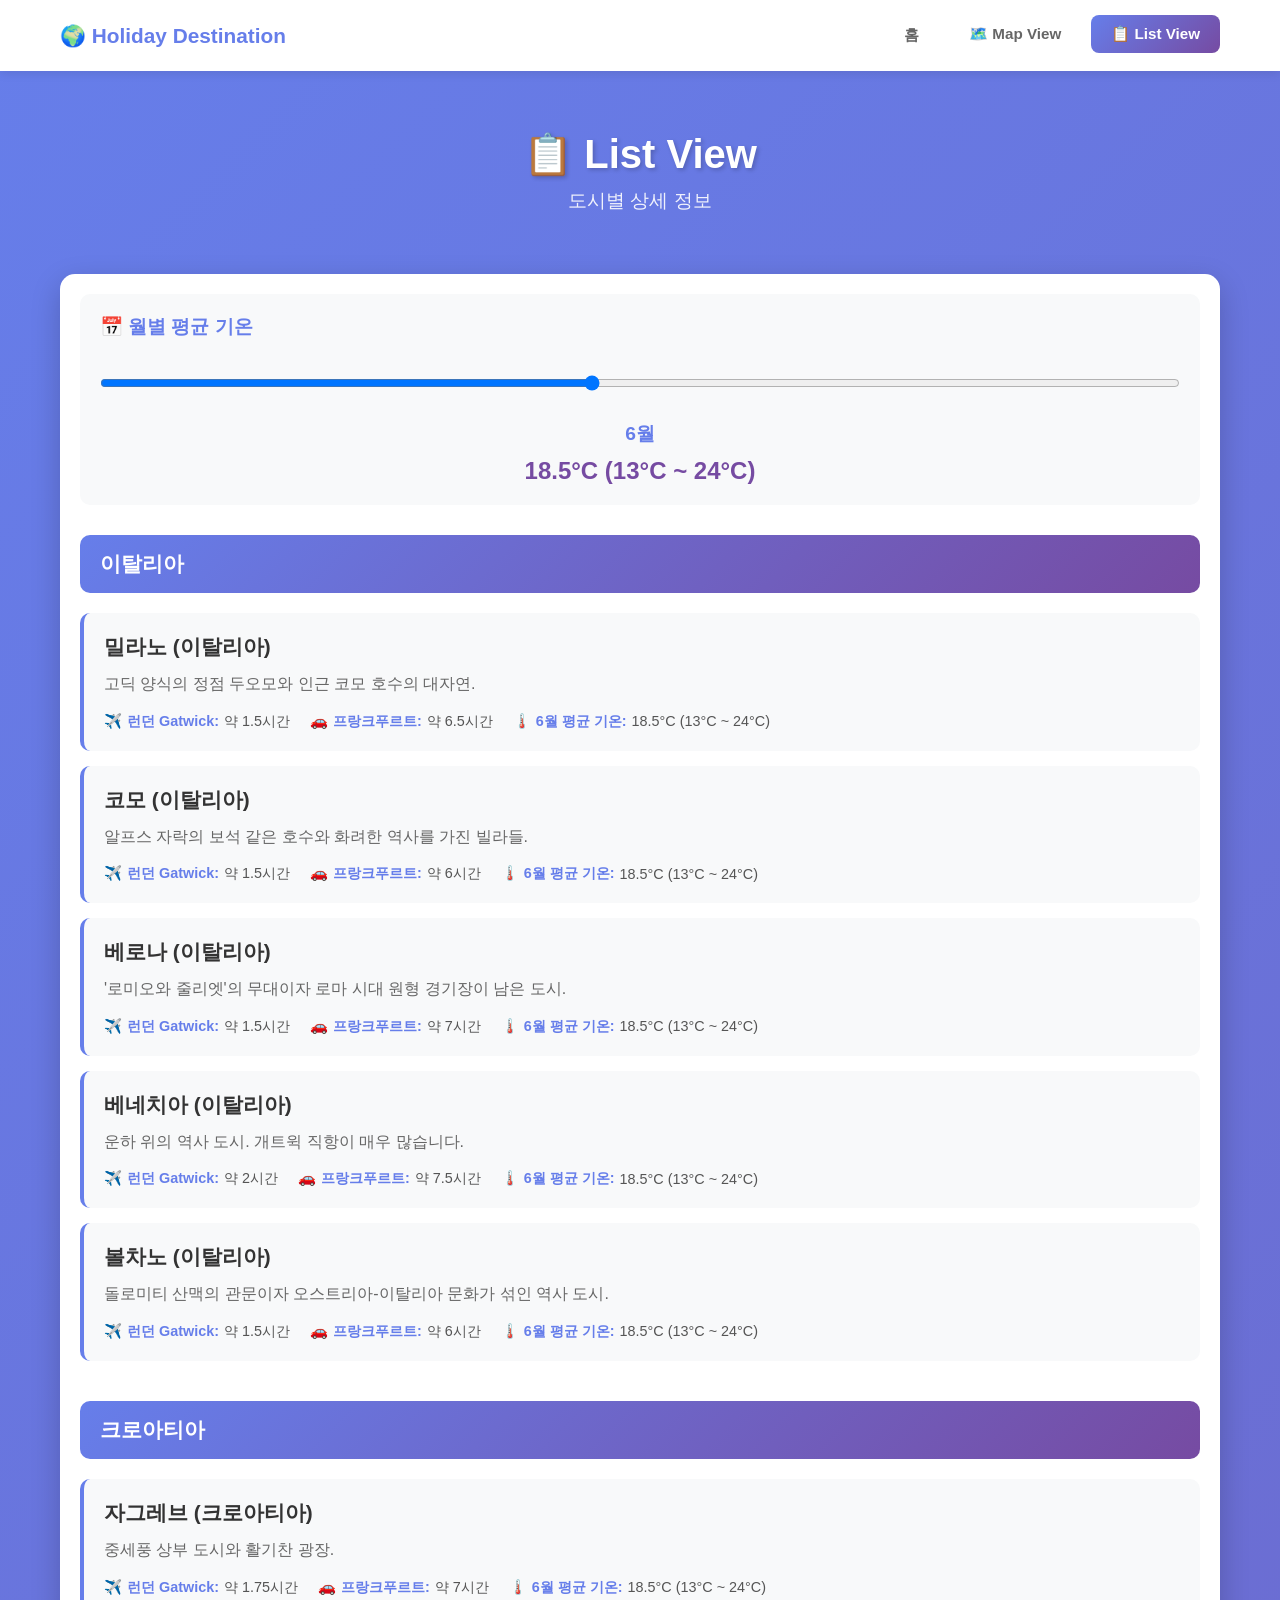
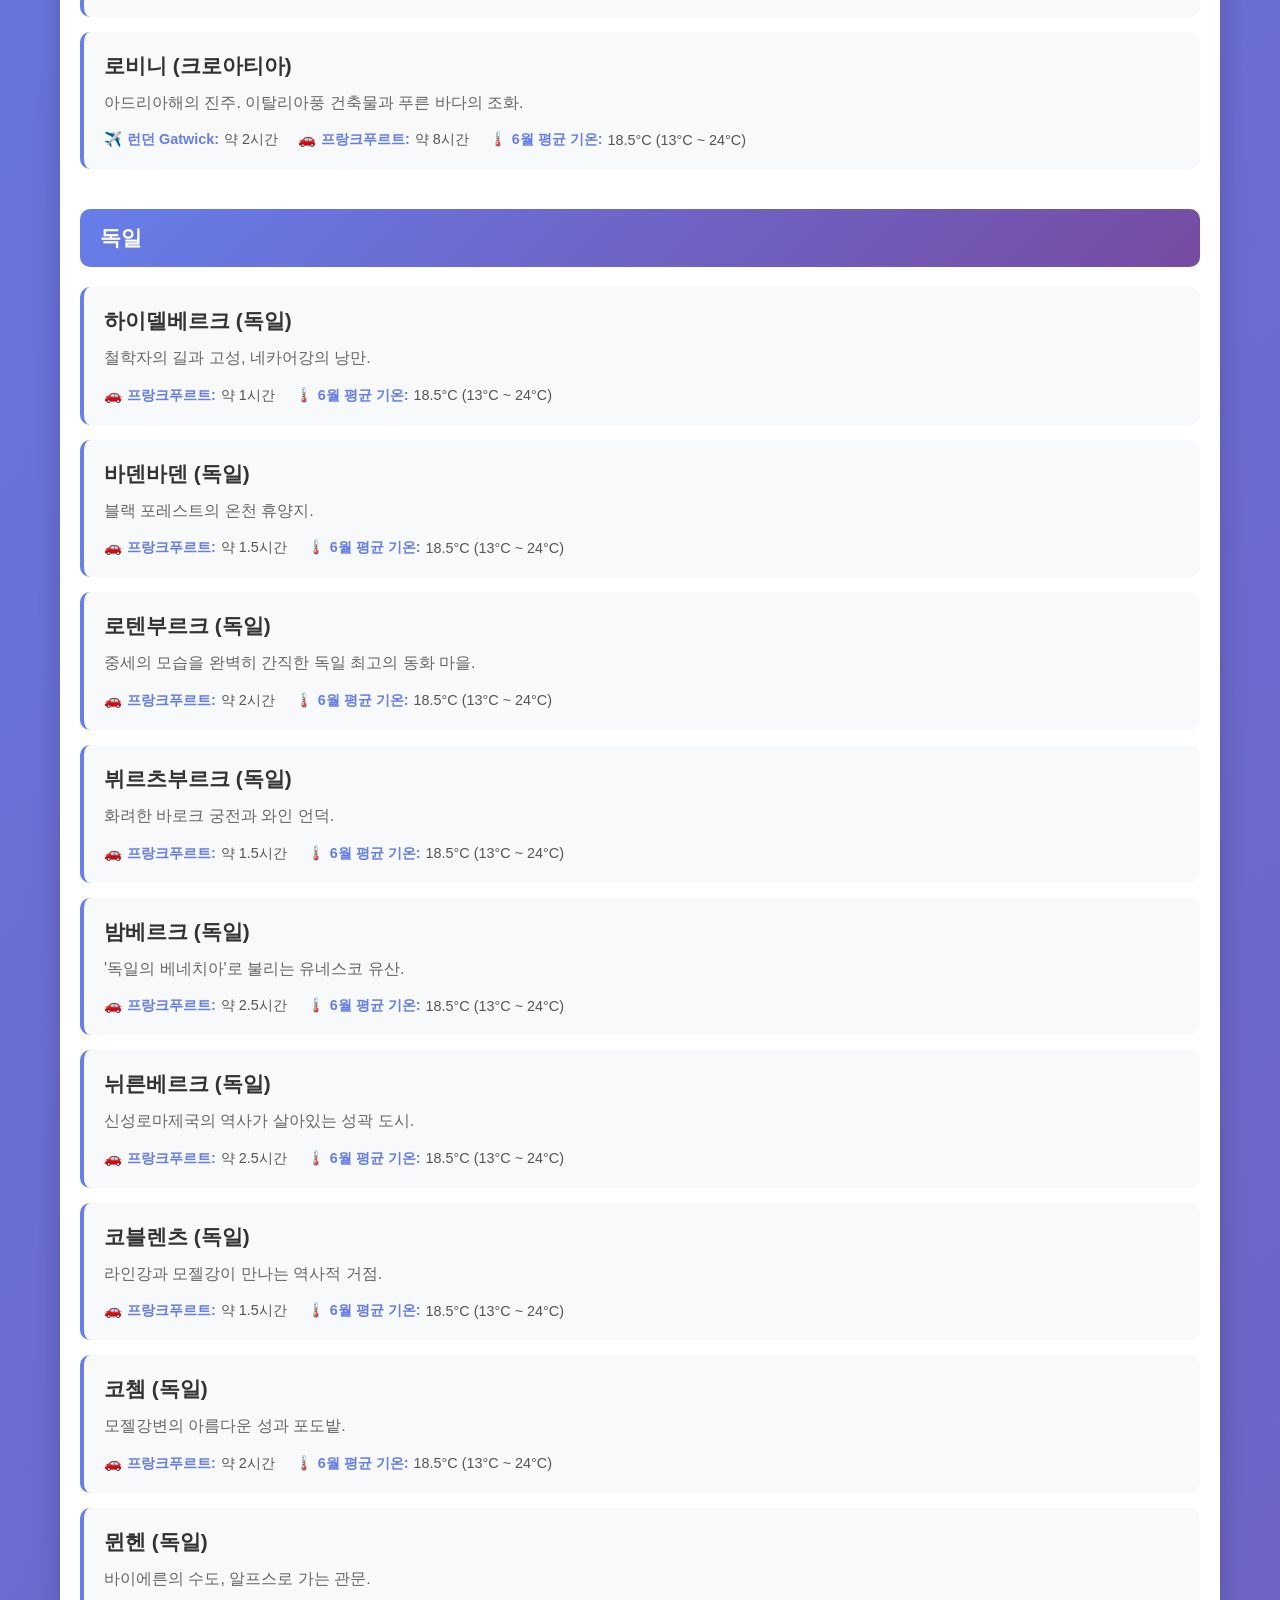
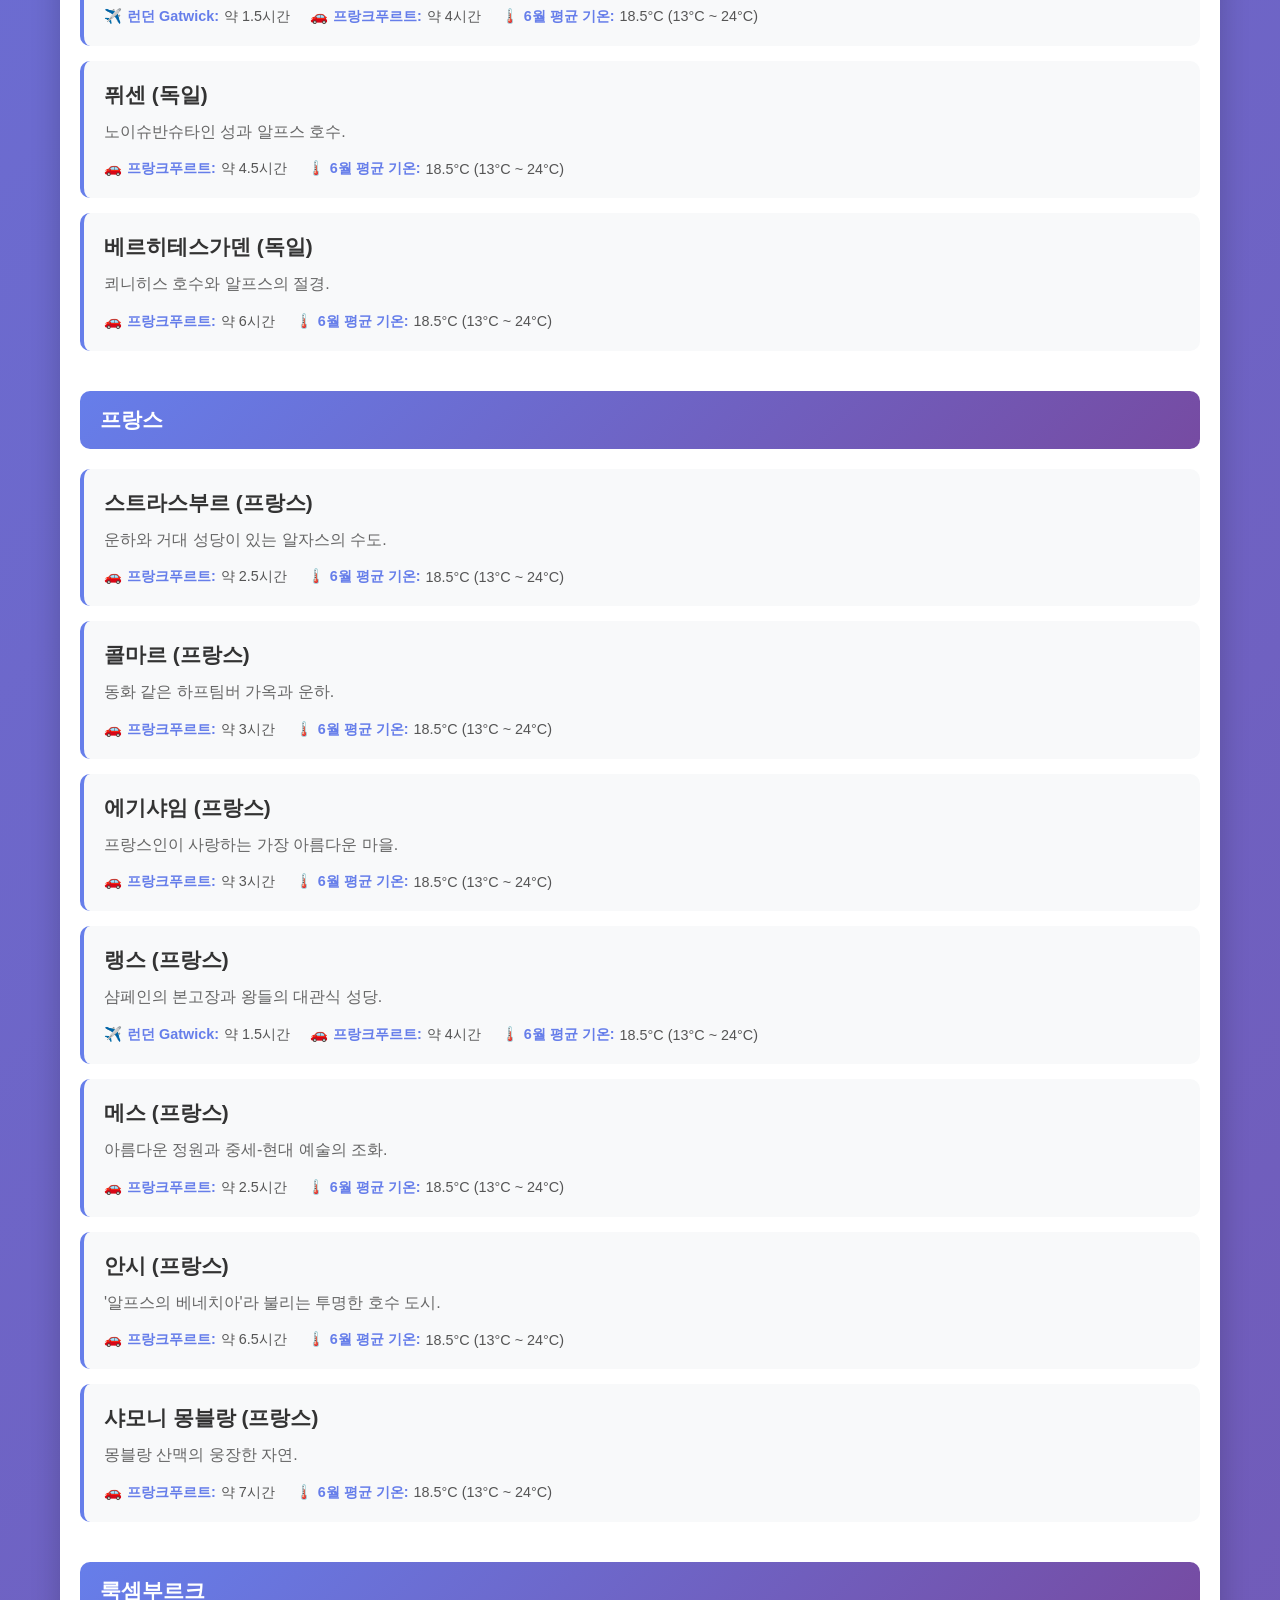
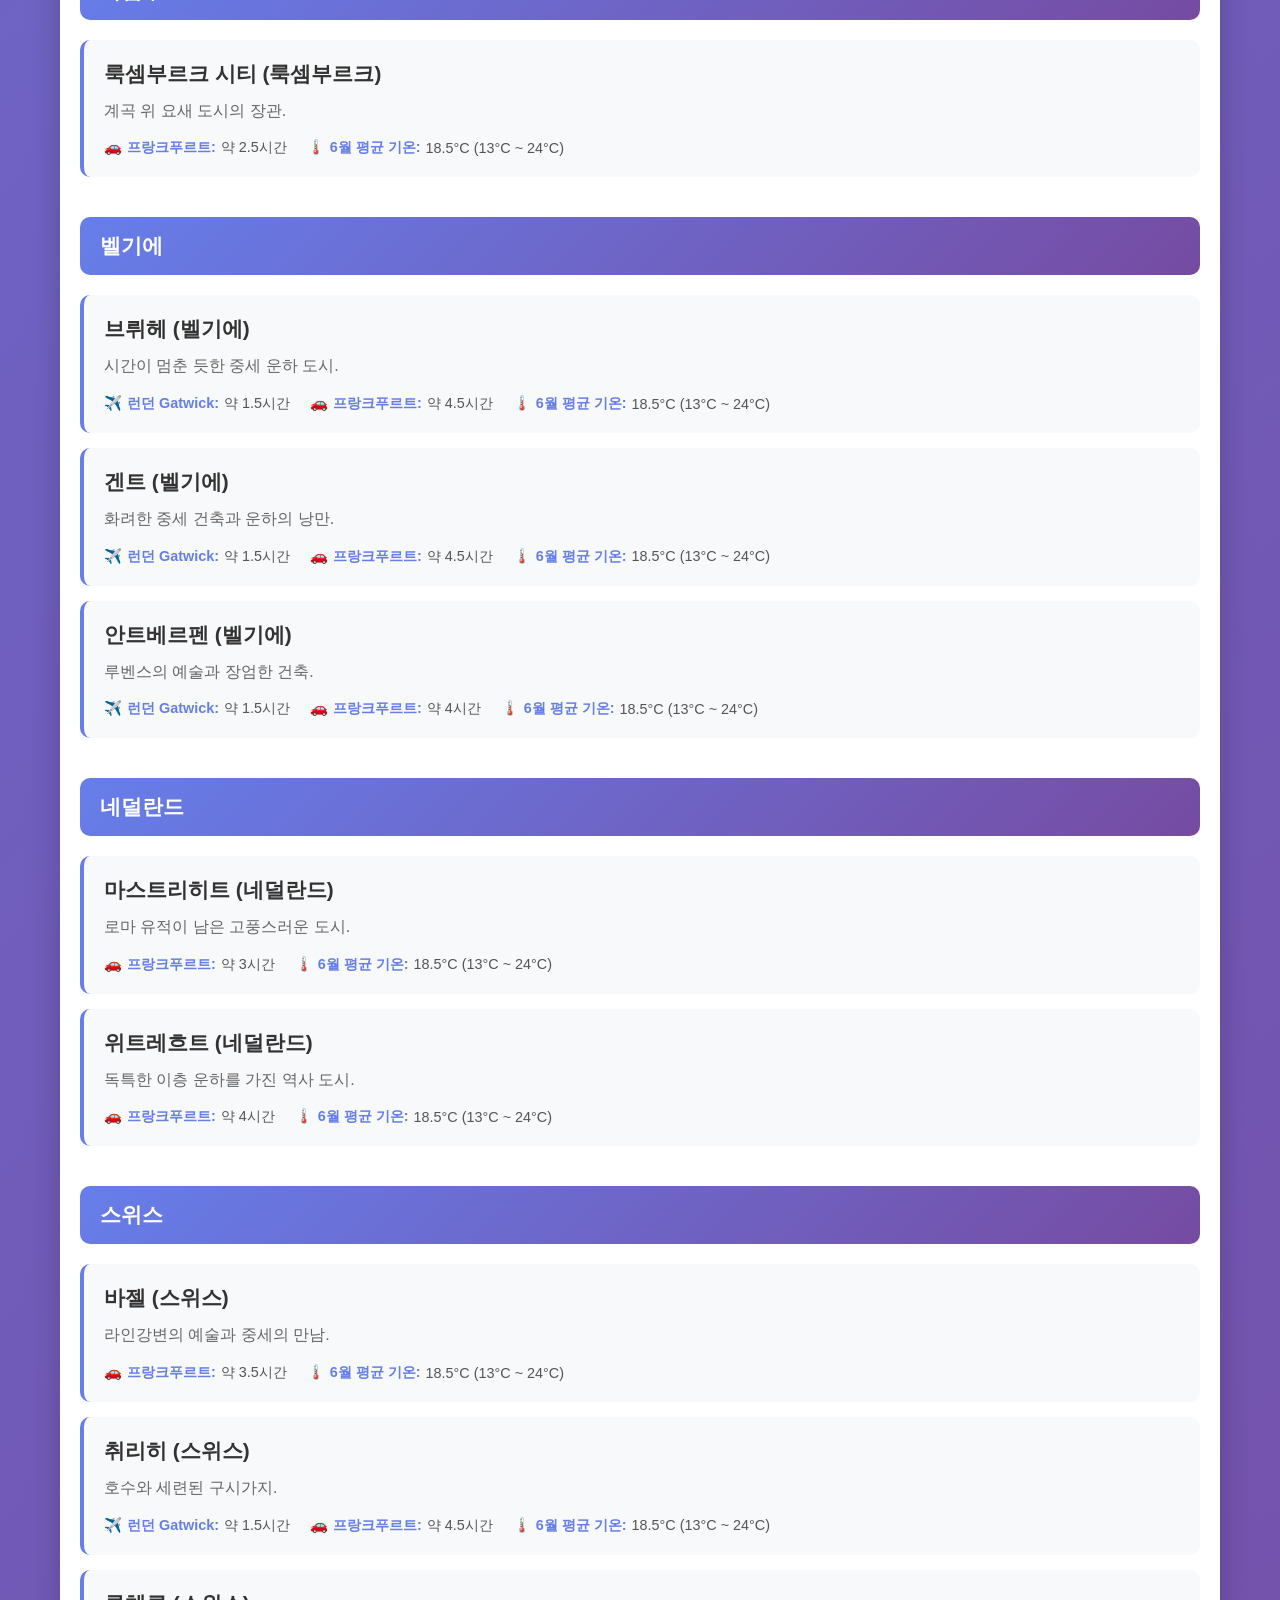
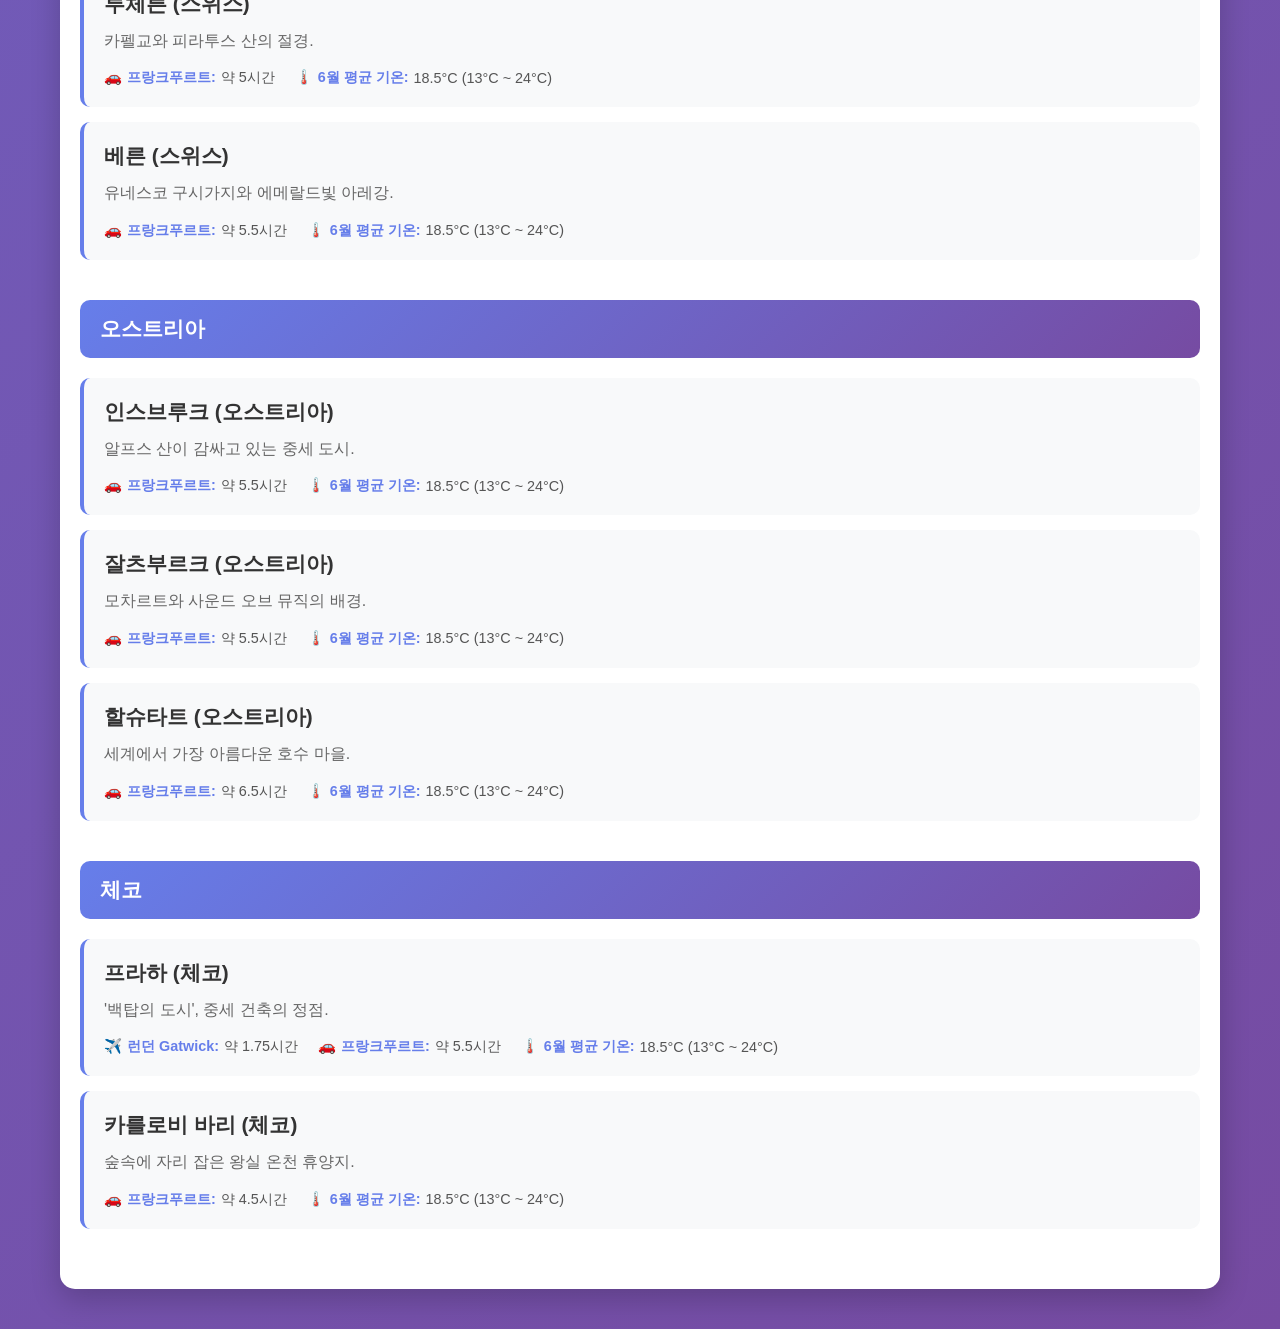
<file: list.html>
<!DOCTYPE html>
<html lang="ko">
<head>
    <meta charset="UTF-8">
    <meta name="viewport" content="width=device-width, initial-scale=1.0">
    <title>List View - Holiday Destination</title>
    <link rel="stylesheet" href="styles.css">
</head>
<body>
    <nav class="top-nav">
        <div class="top-nav-container">
            <a href="index.html" class="logo">🌍 Holiday Destination</a>
            <ul class="tab-menu">
                <li><a href="index.html">홈</a></li>
                <li><a href="map.html">🗺️ Map View</a></li>
                <li><a href="list.html" class="active">📋 List View</a></li>
            </ul>
        </div>
    </nav>
    
    <div class="container">
        <header>
            <h1>📋 List View</h1>
            <p>도시별 상세 정보</p>
        </header>
        
        <div class="list-container">
            <div class="filter-section">
                <h3>📅 월별 평균 기온</h3>
                <input type="range" id="monthSlider" class="month-slider" min="1" max="12" value="6">
                <div class="month-display" id="monthDisplay">6월</div>
                <div class="temperature-display" id="temperatureDisplay">--°C</div>
            </div>
            
            <div id="cityList"></div>
        </div>
        
        <div class="image-gallery" id="imageGallery">
            <div style="display: flex; justify-content: space-between; align-items: center; margin-bottom: 20px;">
                <h3 id="galleryTitle" style="margin: 0;"></h3>
                <button id="closeGallery" style="background: #667eea; color: white; border: none; padding: 10px 20px; border-radius: 8px; cursor: pointer; font-weight: 600;">닫기</button>
            </div>
            <div class="image-grid" id="imageGrid"></div>
        </div>
    </div>
    
    <script src="list.js"></script>
</body>
</html>
</file>
<file: styles.css>
* {
    margin: 0;
    padding: 0;
    box-sizing: border-box;
}

body {
    font-family: -apple-system, BlinkMacSystemFont, 'Segoe UI', Roboto, Oxygen, Ubuntu, Cantarell, sans-serif;
    background: linear-gradient(135deg, #667eea 0%, #764ba2 100%);
    min-height: 100vh;
    color: #333;
    margin: 0;
    padding: 0;
}

/* 상단 탭 메뉴 */
.top-nav {
    background: white;
    box-shadow: 0 2px 10px rgba(0,0,0,0.1);
    position: sticky;
    top: 0;
    z-index: 1000;
    margin-bottom: 20px;
}

.top-nav-container {
    max-width: 1200px;
    margin: 0 auto;
    display: flex;
    align-items: center;
    justify-content: space-between;
    padding: 15px 20px;
}

.logo {
    font-size: 1.3rem;
    font-weight: 700;
    color: #667eea;
    text-decoration: none;
    display: flex;
    align-items: center;
    gap: 8px;
}

.tab-menu {
    display: flex;
    gap: 10px;
    list-style: none;
    margin: 0;
    padding: 0;
}

.tab-menu li {
    margin: 0;
}

.tab-menu a {
    display: flex;
    align-items: center;
    gap: 8px;
    padding: 10px 20px;
    text-decoration: none;
    color: #666;
    font-weight: 600;
    border-radius: 8px;
    transition: all 0.3s;
    font-size: 0.95rem;
}

.tab-menu a:hover {
    background: #f0f0f0;
    color: #667eea;
}

.tab-menu a.active {
    background: linear-gradient(135deg, #667eea 0%, #764ba2 100%);
    color: white;
}

.container {
    max-width: 1200px;
    margin: 0 auto;
    padding: 20px;
    padding-top: 0;
}

header {
    text-align: center;
    color: white;
    padding: 40px 20px;
}

header h1 {
    font-size: 2.5rem;
    margin-bottom: 10px;
    text-shadow: 2px 2px 4px rgba(0,0,0,0.2);
}

header p {
    font-size: 1.2rem;
    opacity: 0.9;
}

.main-nav {
    display: flex;
    gap: 20px;
    justify-content: center;
    flex-wrap: wrap;
    margin-top: 40px;
}

.nav-button {
    background: white;
    padding: 30px 50px;
    border-radius: 15px;
    text-decoration: none;
    color: #333;
    font-size: 1.2rem;
    font-weight: 600;
    box-shadow: 0 10px 30px rgba(0,0,0,0.2);
    transition: transform 0.3s, box-shadow 0.3s;
    display: flex;
    align-items: center;
    gap: 10px;
    min-width: 200px;
    justify-content: center;
}

.nav-button:hover {
    transform: translateY(-5px);
    box-shadow: 0 15px 40px rgba(0,0,0,0.3);
}

.nav-button .icon {
    font-size: 2rem;
}

/* Map View Styles */
.map-container {
    background: white;
    border-radius: 15px;
    padding: 20px;
    margin: 20px 0;
    box-shadow: 0 10px 30px rgba(0,0,0,0.2);
    height: calc(100vh - 200px);
    min-height: 500px;
}

#map {
    width: 100%;
    height: 100%;
    border-radius: 10px;
}

.back-button {
    display: inline-block;
    margin: 20px 0;
    padding: 10px 20px;
    background: white;
    color: #667eea;
    text-decoration: none;
    border-radius: 8px;
    font-weight: 600;
    box-shadow: 0 4px 10px rgba(0,0,0,0.1);
    transition: transform 0.2s;
}

.back-button:hover {
    transform: translateX(-5px);
}

.image-gallery {
    background: white;
    border-radius: 15px;
    padding: 20px;
    margin: 20px 0;
    box-shadow: 0 10px 30px rgba(0,0,0,0.2);
    display: none;
}

.image-gallery.active {
    display: block;
}

.image-gallery h3 {
    margin-bottom: 20px;
    color: #667eea;
    font-size: 1.5rem;
}

.image-grid {
    display: grid;
    grid-template-columns: repeat(auto-fill, minmax(150px, 1fr));
    gap: 15px;
}

.image-item {
    width: 100%;
    height: 150px;
    object-fit: cover;
    border-radius: 8px;
    cursor: pointer;
    transition: transform 0.3s;
}

.image-item:hover {
    transform: scale(1.05);
}

/* List View Styles */
.list-container {
    background: white;
    border-radius: 15px;
    padding: 20px;
    margin: 20px 0;
    box-shadow: 0 10px 30px rgba(0,0,0,0.2);
}

.filter-section {
    margin-bottom: 30px;
    padding: 20px;
    background: #f8f9fa;
    border-radius: 10px;
}

.filter-section h3 {
    margin-bottom: 15px;
    color: #667eea;
}

.month-slider {
    width: 100%;
    margin: 20px 0;
}

.month-display {
    text-align: center;
    font-size: 1.2rem;
    font-weight: 600;
    color: #667eea;
    margin-top: 10px;
}

.temperature-display {
    text-align: center;
    font-size: 1.5rem;
    font-weight: 700;
    color: #764ba2;
    margin-top: 10px;
}

.country-section {
    margin-bottom: 40px;
}

.country-header {
    background: linear-gradient(135deg, #667eea 0%, #764ba2 100%);
    color: white;
    padding: 15px 20px;
    border-radius: 10px;
    margin-bottom: 20px;
    font-size: 1.3rem;
    font-weight: 600;
}

.city-card {
    background: #f8f9fa;
    border-radius: 10px;
    padding: 20px;
    margin-bottom: 15px;
    border-left: 4px solid #667eea;
    transition: transform 0.2s, box-shadow 0.2s;
}

.city-card:hover {
    transform: translateX(5px);
    box-shadow: 0 5px 15px rgba(0,0,0,0.1);
    background: #f0f4ff;
}

.city-name {
    font-size: 1.3rem;
    font-weight: 700;
    color: #333;
    margin-bottom: 10px;
}

.city-description {
    color: #666;
    margin-bottom: 15px;
    line-height: 1.6;
}

.city-info {
    display: flex;
    gap: 20px;
    flex-wrap: wrap;
    font-size: 0.9rem;
}

.info-item {
    display: flex;
    align-items: center;
    gap: 5px;
    color: #555;
}

.info-item strong {
    color: #667eea;
}

/* Mobile Responsive */
@media (max-width: 768px) {
    .top-nav-container {
        flex-direction: column;
        gap: 15px;
        padding: 15px;
    }
    
    .tab-menu {
        width: 100%;
        justify-content: center;
    }
    
    .tab-menu a {
        flex: 1;
        justify-content: center;
        padding: 12px 15px;
        font-size: 0.9rem;
    }
    
    header h1 {
        font-size: 2rem;
    }
    
    .main-nav {
        flex-direction: column;
    }
    
    .nav-button {
        width: 100%;
        padding: 25px;
    }
    
    .map-container {
        height: calc(100vh - 150px);
        min-height: 400px;
        padding: 10px;
    }
    
    .image-grid {
        grid-template-columns: repeat(auto-fill, minmax(100px, 1fr));
        gap: 10px;
    }
    
    .image-item {
        height: 100px;
    }
    
    .city-info {
        flex-direction: column;
        gap: 10px;
    }
    
    .filter-section {
        padding: 15px;
    }
}

@media (max-width: 480px) {
    header h1 {
        font-size: 1.5rem;
    }
    
    header p {
        font-size: 1rem;
    }
    
    .container {
        padding: 10px;
    }
    
    .city-card {
        padding: 15px;
    }
    
    .city-name {
        font-size: 1.1rem;
    }
}
</file>
